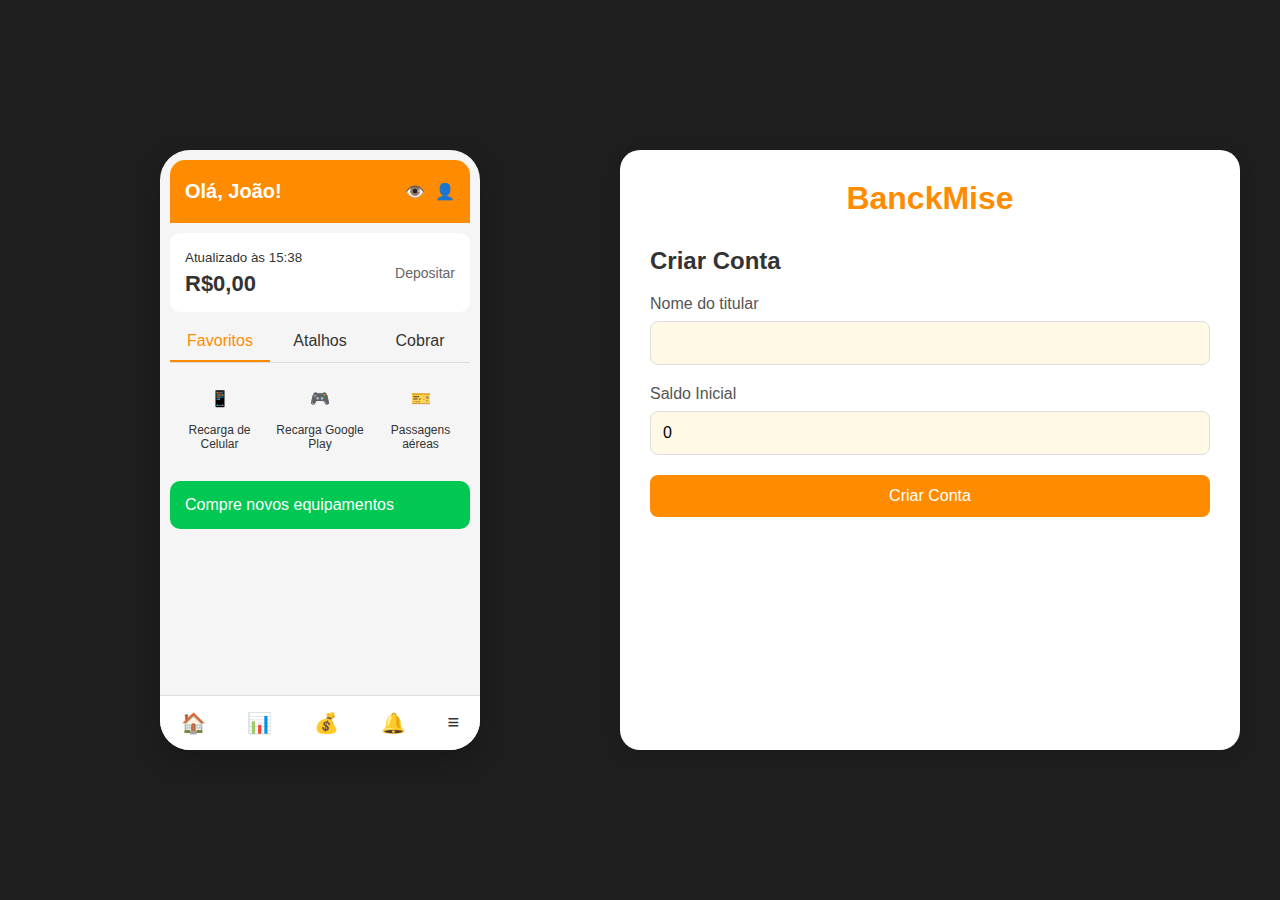
<file: banck/index.html>
<!DOCTYPE html>
<html lang="pt-BR">
<head>
    <meta charset="UTF-8">
    <meta name="viewport" content="width=device-width, initial-scale=1.0">
    <title>BanckMise</title>
    <link rel="stylesheet" href="styles.css">
</head>
<body>
    <div class="container">
        <div class="app-preview">
            <div class="phone-frame">
                <div class="app-header">
                    <div class="greeting">Olá, <span id="user-name">João</span>!</div>
                    <div class="header-icons">
                        <div class="icon">👁️</div>
                        <div class="icon">👤</div>
                    </div>
                </div>
                <div class="balance-card">
                    <div class="balance-info">
                        <small>Atualizado às 15:38</small>
                        <div class="balance-amount" id="balance-display">R$0,00</div>
                    </div>
                    <button class="deposit-btn">Depositar</button>
                </div>
                <div class="tabs">
                    <div class="tab active">Favoritos</div>
                    <div class="tab">Atalhos</div>
                    <div class="tab">Cobrar</div>
                </div>
                <div class="shortcuts">
                    <div class="shortcut-item">
                        <div class="shortcut-icon purple">📱</div>
                        <div class="shortcut-text">Recarga de Celular</div>
                    </div>
                    <div class="shortcut-item">
                        <div class="shortcut-icon purple">🎮</div>
                        <div class="shortcut-text">Recarga Google Play</div>
                    </div>
                    <div class="shortcut-item">
                        <div class="shortcut-icon purple">🎫</div>
                        <div class="shortcut-text">Passagens aéreas</div>
                    </div>
                </div>
                <div class="promo-card">
                    <div class="promo-text">Compre novos equipamentos</div>
                </div>
                <div class="nav-bar">
                    <div class="nav-item">🏠</div>
                    <div class="nav-item">📊</div>
                    <div class="nav-item active">💰</div>
                    <div class="nav-item">🔔</div>
                    <div class="nav-item">≡</div>
                </div>
            </div>
        </div>

        <div class="account-form">
            <h1>BanckMise</h1>
            
            <div id="create-account-form">
                <h2>Criar Conta</h2>
                <div class="form-group">
                    <label for="titular">Nome do titular</label>
                    <input type="text" id="titular" class="form-control">
                </div>
                <div class="form-group">
                    <label for="saldo-inicial">Saldo Inicial</label>
                    <input type="number" id="saldo-inicial" class="form-control" value="0">
                </div>
                <button id="criar-conta" class="btn">Criar Conta</button>
            </div>

            <div id="account-operations" style="display: none;">
                <h2>Operações Bancárias</h2>
                <div class="account-info">
                    <p>Titular: <span id="account-holder"></span></p>
                    <p>Saldo: R$ <span id="account-balance">0.00</span></p>
                </div>
                <div class="form-group">
                    <label for="valor">Valor</label>
                    <input type="number" id="valor" class="form-control">
                </div>
                <div class="button-group">
                    <button id="depositar" class="btn">Depositar</button>
                    <button id="sacar" class="btn">Sacar</button>
                </div>
                <div id="message" class="message"></div>
            </div>
        </div>
    </div>

    <script src="script.js"></script>
</body>
</html>
</file>
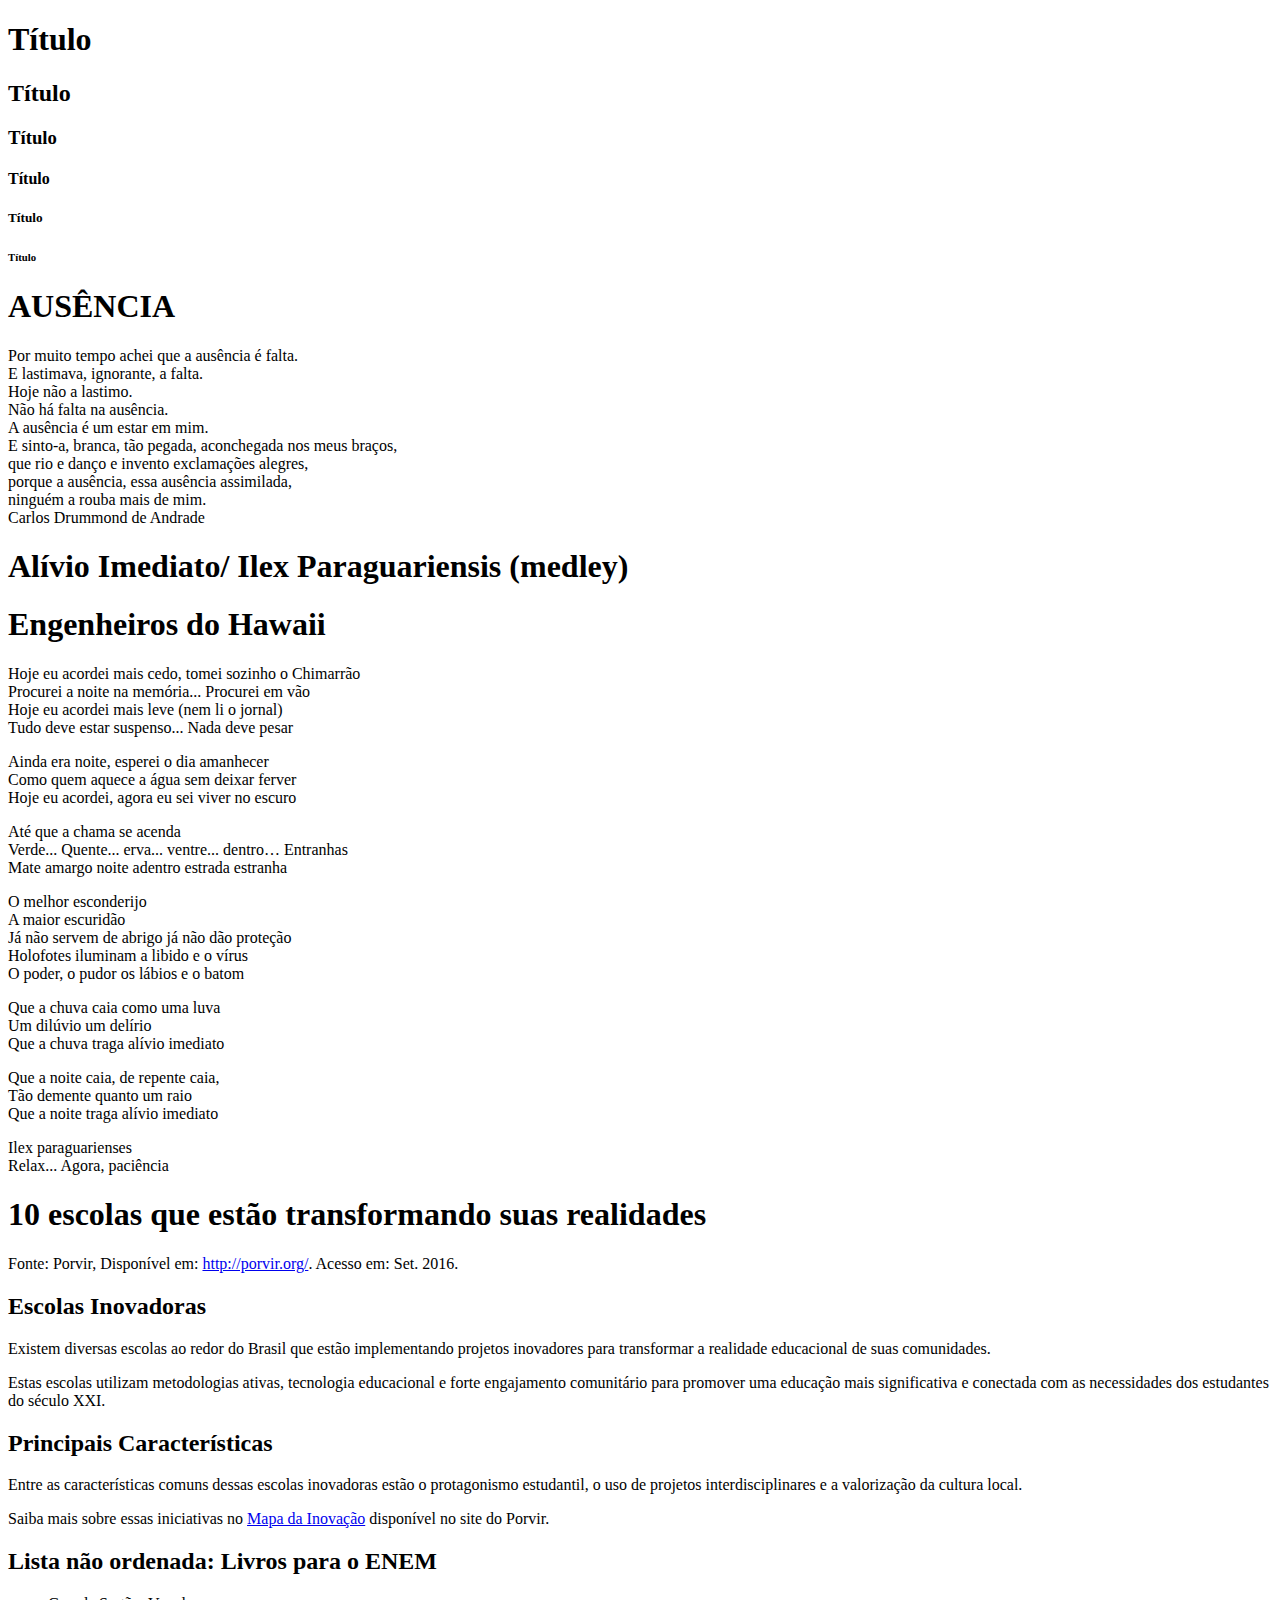
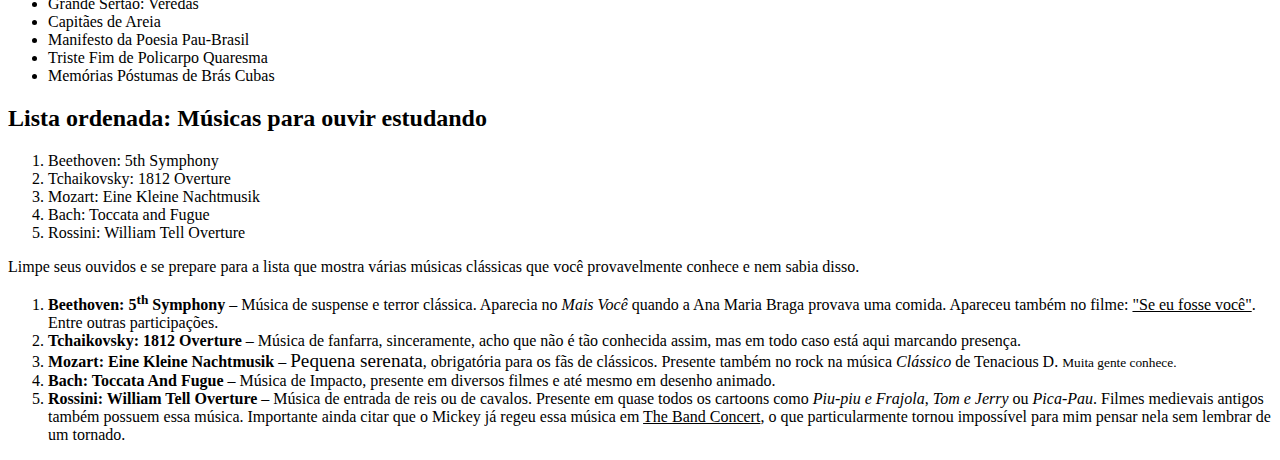
<file: lista01_html/lista02/index.html>
<!-- Exercicio 1 -->
<!DOCTYPE html>
<HTML>
<HEAD>
    <TITLE>Exercise 1</TITLE>
</HEAD>
<BODY>
    <H1>Título</H1>
    <H2>Título</H2>
    <H3>Título</H3>
    <H4>Título</H4>
    <H5>Título</H5>
    <H6>Título</H6>
</BODY>
</HTML>

<!-- Exercicio 2 -->
<!DOCTYPE html>
<html>
<head>
    <title>Exercise 2 - Poem</title>
</head>
<body>
    <H1>AUSÊNCIA</H1>
    Por muito tempo achei que a ausência é falta.<BR />
    E lastimava, ignorante, a falta.<BR />
    Hoje não a lastimo.<BR />
    Não há falta na ausência.<BR />
    A ausência é um estar em mim.<BR />
    E sinto-a, branca, tão pegada, aconchegada nos meus braços,<BR />
    que rio e danço e invento exclamações alegres,<BR />
    porque a ausência, essa ausência assimilada,<BR />
    ninguém a rouba mais de mim.<BR />
    Carlos Drummond de Andrade
</body>
</html>

<!-- Exercicio 3 -->
<!DOCTYPE html>
<html>
<head>
    <title>Exercise 3 - Song Lyrics</title>
</head>
<body>
    <H1>Alívio Imediato/ Ilex Paraguariensis (medley)</H1>
    <H1>Engenheiros do Hawaii</H1>
    <P>
    Hoje eu acordei mais cedo, tomei sozinho o Chimarrão<BR />
    Procurei a noite na memória... Procurei em vão<BR />
    Hoje eu acordei mais leve (nem li o jornal)<BR />
    Tudo deve estar suspenso... Nada deve pesar
    </P>
    <P>
    Ainda era noite, esperei o dia amanhecer<BR />
    Como quem aquece a água sem deixar ferver<BR />
    Hoje eu acordei, agora eu sei viver no escuro
    </P>
    <P>
    Até que a chama se acenda<BR />
    Verde... Quente... erva... ventre... dentro… Entranhas<BR />
    Mate amargo noite adentro estrada estranha
    </P>
    <P>
    O melhor esconderijo<BR />
    A maior escuridão<BR />
    Já não servem de abrigo já não dão proteção<BR />
    Holofotes iluminam a libido e o vírus<BR />
    O poder, o pudor os lábios e o batom
    </P>
    <P>
    Que a chuva caia como uma luva<BR />
    Um dilúvio um delírio<BR />
    Que a chuva traga alívio imediato
    </P>
    <P>
    Que a noite caia, de repente caia,<BR />
    Tão demente quanto um raio<BR />
    Que a noite traga alívio imediato
    </P>
    <P>
    Ilex paraguarienses<BR />
    Relax... Agora, paciência
    </P>
</body>
</html>

<!-- Exercicio 4 -->
<!DOCTYPE html>
<html>
<head>
    <title>Jornal da Inovação da Escola</title>
    <meta name="description" content="Página destinada a novidades e inovações na escola">
    <meta name="keywords" content="inovação, escola, novidades">
</head>
<body>
    <h1>10 escolas que estão transformando suas realidades</h1>
    <p>Fonte: Porvir, Disponível em: <a href="http://porvir.org/">http://porvir.org/</a>. Acesso em: Set. 2016.</p>
    
    <h2>Escolas Inovadoras</h2>
    <p>Existem diversas escolas ao redor do Brasil que estão implementando projetos inovadores para transformar a realidade educacional de suas comunidades.</p>
    
    <p>Estas escolas utilizam metodologias ativas, tecnologia educacional e forte engajamento comunitário para promover uma educação mais significativa e conectada com as necessidades dos estudantes do século XXI.</p>
    
    <h2>Principais Características</h2>
    <p>Entre as características comuns dessas escolas inovadoras estão o protagonismo estudantil, o uso de projetos interdisciplinares e a valorização da cultura local.</p>
    
    <p>Saiba mais sobre essas iniciativas no <a href="http://porvir.org/especiais/mapa-da-inovacao/">Mapa da Inovação</a> disponível no site do Porvir.</p>
</body>
</html>

<!-- Exercicio 5 -->
<!DOCTYPE html>
<html>
<head>
    <title>Exercise 5 - Lists</title>
</head>
<body>
    <h2>Lista não ordenada: Livros para o ENEM</h2>
    <UL>
        <LI>Grande Sertão: Veredas</LI>
        <LI>Capitães de Areia</LI>
        <LI>Manifesto da Poesia Pau-Brasil</LI>
        <LI>Triste Fim de Policarpo Quaresma</LI>
        <LI>Memórias Póstumas de Brás Cubas</LI>
    </UL>
    
    <h2>Lista ordenada: Músicas para ouvir estudando</h2>
    <OL>
        <LI>Beethoven: 5th Symphony</LI>
        <LI>Tchaikovsky: 1812 Overture</LI>
        <LI>Mozart: Eine Kleine Nachtmusik</LI>
        <LI>Bach: Toccata and Fugue</LI>
        <LI>Rossini: William Tell Overture</LI>
    </OL>
</body>
</html>

<!-- Exercicio 6 -->
<!DOCTYPE html>
<html>
<head>
    <title>Exercise 6 - Text Formatting</title>
</head>
<body>
    <p>Limpe seus ouvidos e se prepare para a lista que mostra várias músicas clássicas que você provavelmente conhece e nem sabia disso.</p>
    
    <ol>
        <li><b>Beethoven: 5<sup>th</sup> Symphony</b> – Música de suspense e terror clássica. Aparecia no <i>Mais Você</i> quando a Ana Maria Braga provava uma comida. Apareceu também no filme: <u>"Se eu fosse você"</u>. Entre outras participações.</li>
        
        <li><b>Tchaikovsky: 1812 Overture</b> – Música de fanfarra, sinceramente, acho que não é tão conhecida assim, mas em todo caso está aqui marcando presença.</li>
        
        <li><b>Mozart: Eine Kleine Nachtmusik</b> – <big>Pequena serenata</big>, obrigatória para os fãs de clássicos. Presente também no rock na música <i>Clássico</i> de Tenacious D. <small>Muita gente conhece.</small></li>
        
        <li><b>Bach: Toccata And Fugue</b> – Música de Impacto, presente em diversos filmes e até mesmo em desenho animado.</li>
        
        <li><b>Rossini: William Tell Overture</b> – Música de entrada de reis ou de cavalos. Presente em quase todos os cartoons como <i>Piu-piu e Frajola</i>, <i>Tom e Jerry</i> ou <i>Pica-Pau</i>. Filmes medievais antigos também possuem essa música. Importante ainda citar que o Mickey já regeu essa música em <u>The Band Concert</u>, o que particularmente tornou impossível para mim pensar nela sem lembrar de um tornado.</li>
    </ol>
</body>
</html>
</file>
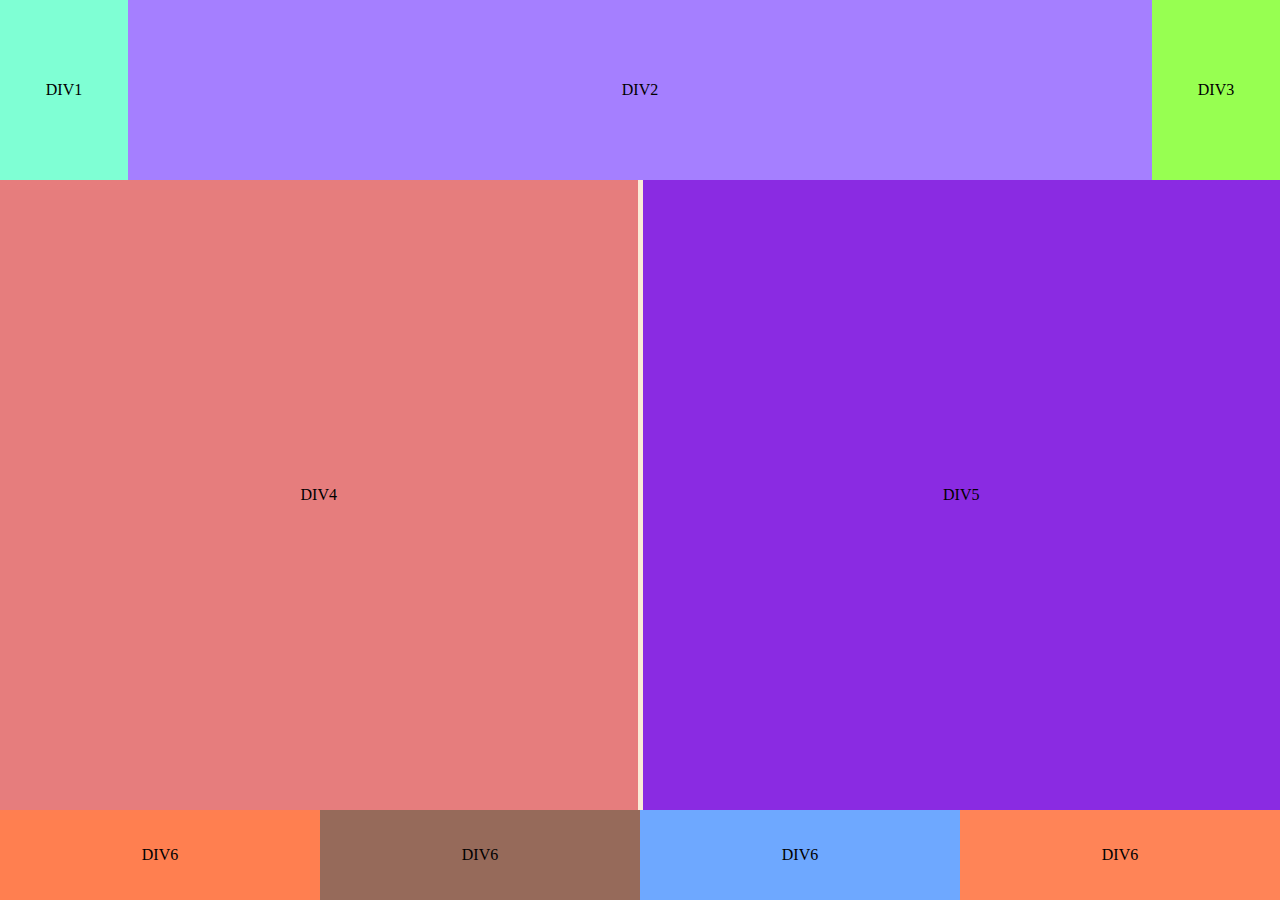
<file: psw_antigo/aula-12-11/index.html>
<!DOCTYPE html>
<html lang="en">
<head>
    <meta charset="UTF-8">
    <meta name="viewport" content="width=device-width, initial-scale=1.0">
    <title>psw-12-11</title>
    <link rel="stylesheet" href="style.css">
</head>
<body>
    <div class="titulo">
        <div id="div1">DIV1</div>
        <div id="div2">DIV2</div>
        <div id="div3">DIV3</div>
    </div>
    <div class="meio">
        <div id="div4">DIV4</div>
        <div id="div5">DIV5</div>
    </div>
    <div class="rodape">
        <div id="div6">DIV6</div>
        <div id="div7">DIV6</div>
        <div id="div8">DIV6</div>
        <div id="div9">DIV6</div>

    </div>
</body>
</html>
</file>
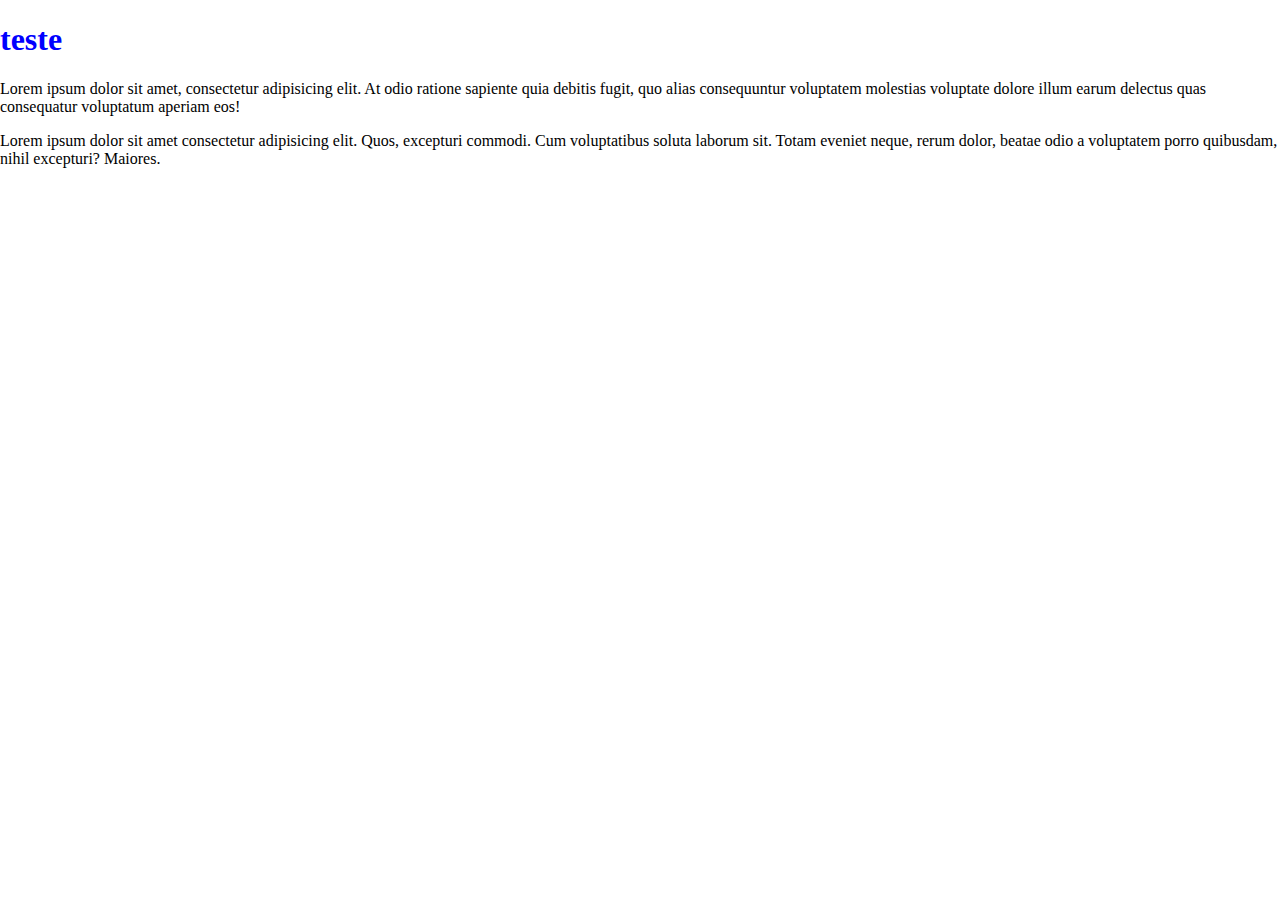
<file: psw_antigo/aula-29-10/index.html>
<!DOCTYPE html>
<html lang="en">
<head>
    <meta charset="UTF-8">
    <meta name="viewport" content="width=device-width, initial-scale=1.0">
    <link rel="stylesheet" href="style.css">
    <title>Document</title>

</head>
<body>
    <h1>teste</h1>
    <p>Lorem ipsum dolor sit amet, consectetur adipisicing elit. At odio ratione sapiente quia debitis fugit, quo alias consequuntur voluptatem molestias voluptate dolore illum earum delectus quas consequatur voluptatum aperiam eos!</p>
    <p>Lorem ipsum dolor sit amet consectetur adipisicing elit. Quos, excepturi commodi. Cum voluptatibus soluta laborum sit. Totam eveniet neque, rerum dolor, beatae odio a voluptatem porro quibusdam, nihil excepturi? Maiores.</p>
</body>
</html>
</file>
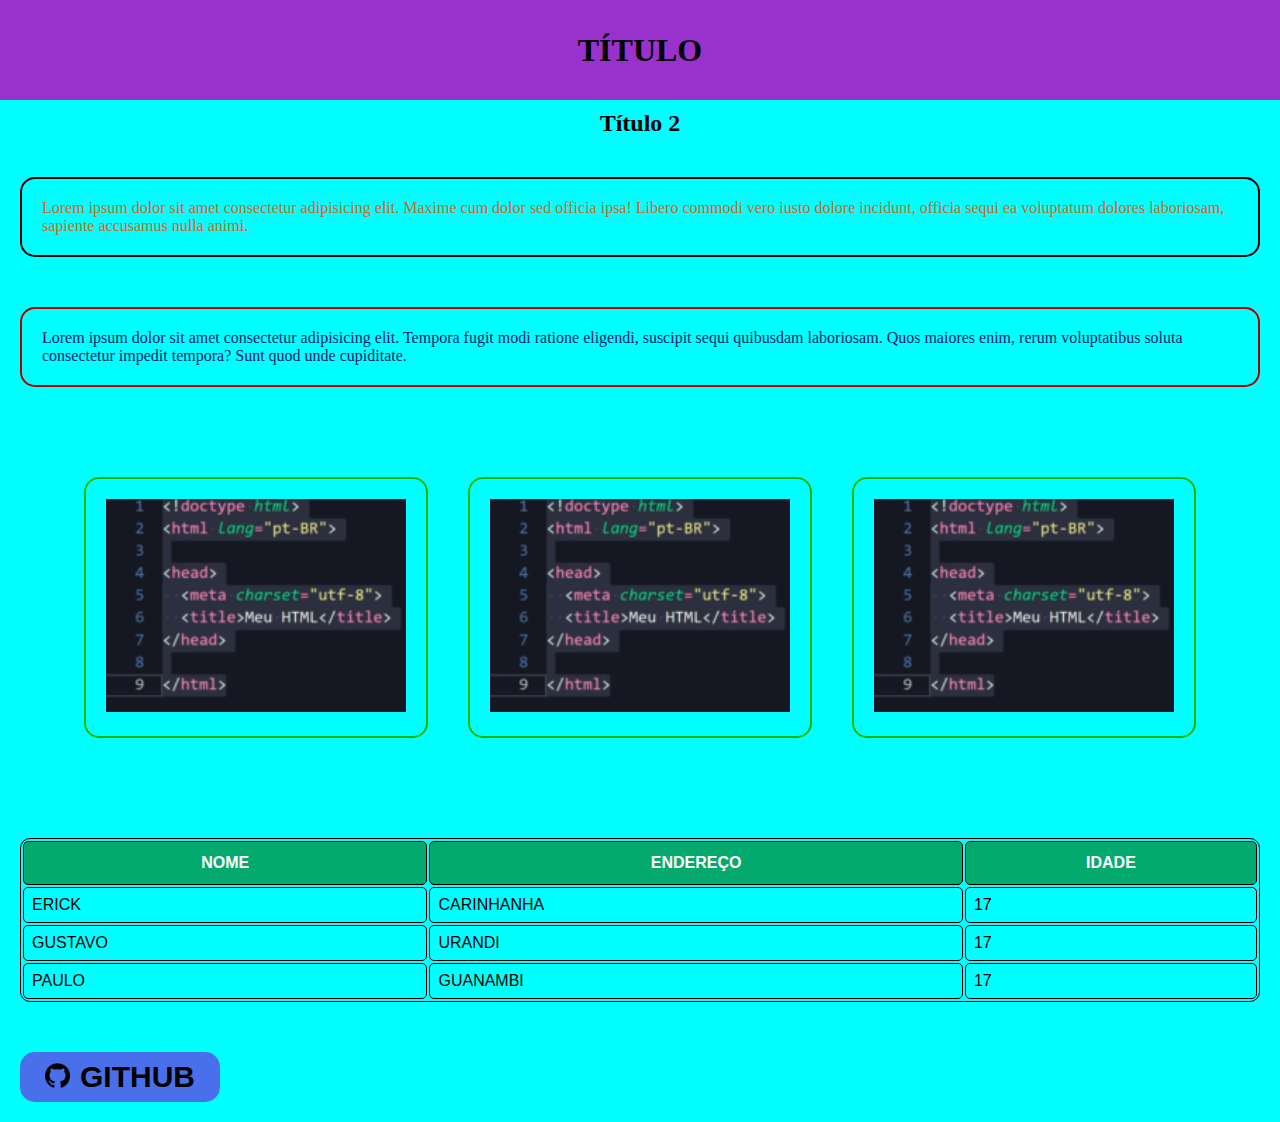
<file: psw_antigo/aula-30-10/index.html>
<!DOCTYPE html>
<html lang="en">
<head>
    <meta charset="UTF-8">
    <meta name="viewport" content="width=device-width, initial-scale=1.0">
    <link rel="stylesheet" href="style.css">
    <title>Titulo</title>
</head>
<body>
    <header>
        <H1>TÍTULO</H1>
    </header>
    <main>
        <h2>Título 2</h2>
        <div class="content-1">Lorem ipsum dolor sit amet consectetur adipisicing elit. Maxime cum dolor sed officia ipsa! Libero commodi vero iusto dolore incidunt, officia sequi ea voluptatum dolores laboriosam, sapiente accusamus nulla animi.</div>
        <div class="content-2">Lorem ipsum dolor sit amet consectetur adipisicing elit. Tempora fugit modi ratione eligendi, suscipit sequi quibusdam laboriosam. Quos maiores enim, rerum voluptatibus soluta consectetur impedit tempora? Sunt quod unde cupiditate.</div>
        
        <div class="conteiner">
            <div class="card-1">
                <img src="img/Captura de tela 2023-09-26 192522.png" alt="imagem" srcset="">
            </div>
            <div class="card-2">
                <img src="img/Captura de tela 2023-09-26 192522.png" alt="imagem" srcset="">
            </div>
            <div class="card-3">
                <img src="img/Captura de tela 2023-09-26 192522.png" alt="imagem" srcset="">
            </div>
 
        </div>


    <table>
        <table id="customers">
            <tr>
              <th>NOME</th>
              <th>ENDEREÇO</th>
              <th>IDADE</th>
            </tr>
            <tr>
              <td>ERICK</td>
              <td>CARINHANHA</td>
              <td>17</td>
            </tr>
            <tr>
              <td>GUSTAVO</td>
              <td>URANDI</td>
              <td>17</td>
            </tr>
            <tr>
              <td>PAULO</td>
              <td>GUANAMBI</td>
              <td>17</td>
            </tr>
    </table>

    <button type="button">
        <span>
            <img src="img/25231.png" alt="">
        </span>
        <a href="https://github.com/ErickGuxta/psw1">GITHUB</a>
    </button>

    </main>

    


</body>
</html>
</file>
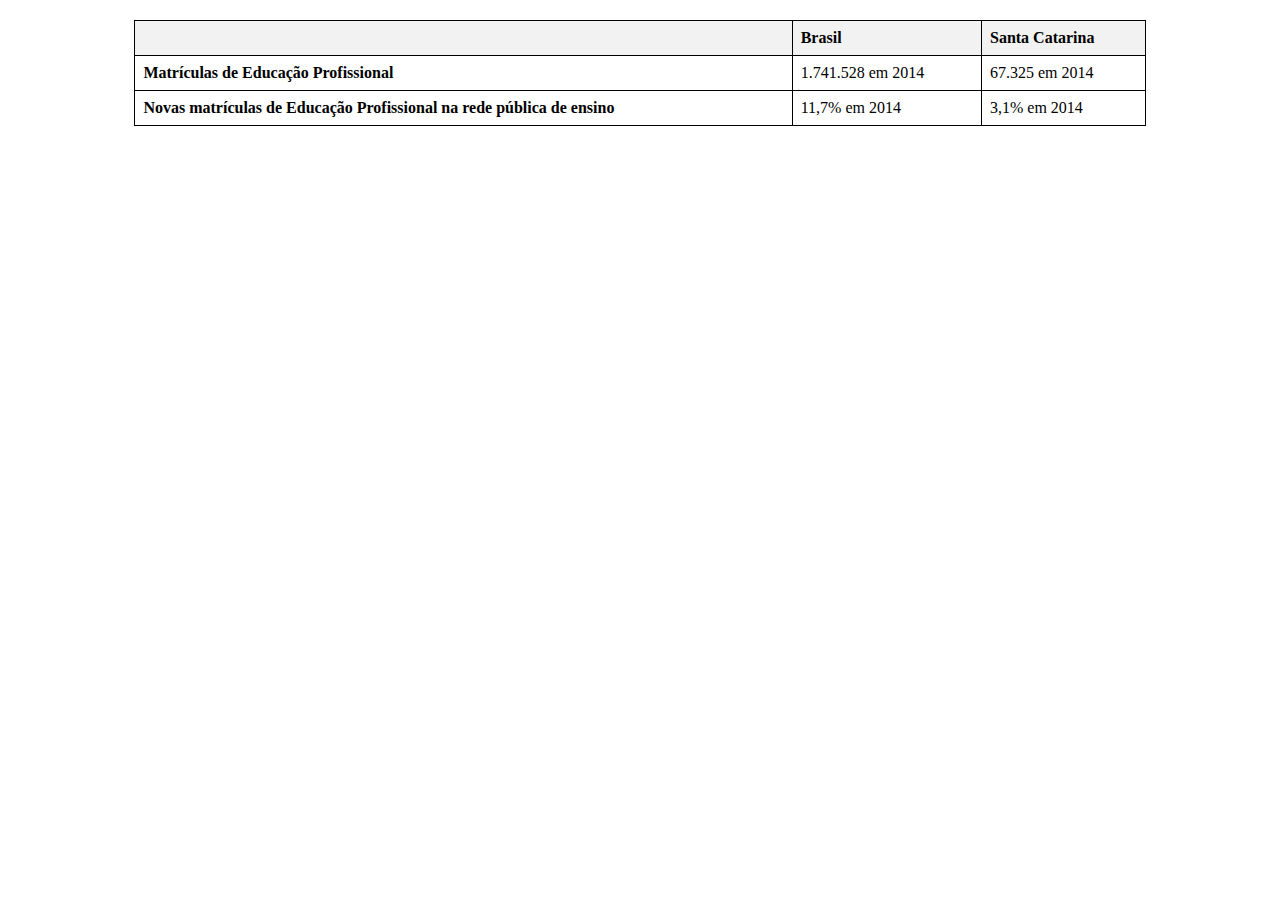
<file: lista01_html/lista03/questao01.html>
<!DOCTYPE html>
<html lang="pt-br">
<head>
    <meta charset="UTF-8">
    <title>Exercício 1 - Tabela Educação Profissional</title>
    <style>
        table {
            border-collapse: collapse;
            width: 80%;
            margin: 20px auto;
        }
        
        th, td {
            border: 1px solid black;
            padding: 8px;
            text-align: left;
        }
        
        th {
            background-color: #f2f2f2;
            font-weight: bold;
        }
        
        p {
            margin: 20px;
            font-size: 14px;
        }
        
        a {
            text-decoration: none;
            color: blue;
        }
        
        a:hover {
            text-decoration: underline;
        }
    </style>
</head>
<body>
    <table>
        <tr>
            <th></th>
            <th>Brasil</th>
            <th>Santa Catarina</th>
        </tr>
        <tr>
            <td><strong>Matrículas de Educação Profissional</strong></td>
            <td>1.741.528 em 2014</td>
            <td>67.325 em 2014</td>
        </tr>
        <tr>
            <td><strong>Novas matrículas de Educação Profissional na rede pública de ensino</strong></td>
            <td>11,7% em 2014</td>
            <td>3,1% em 2014</td>
        </tr>
    </table>
   
</body>
</html>
</file>
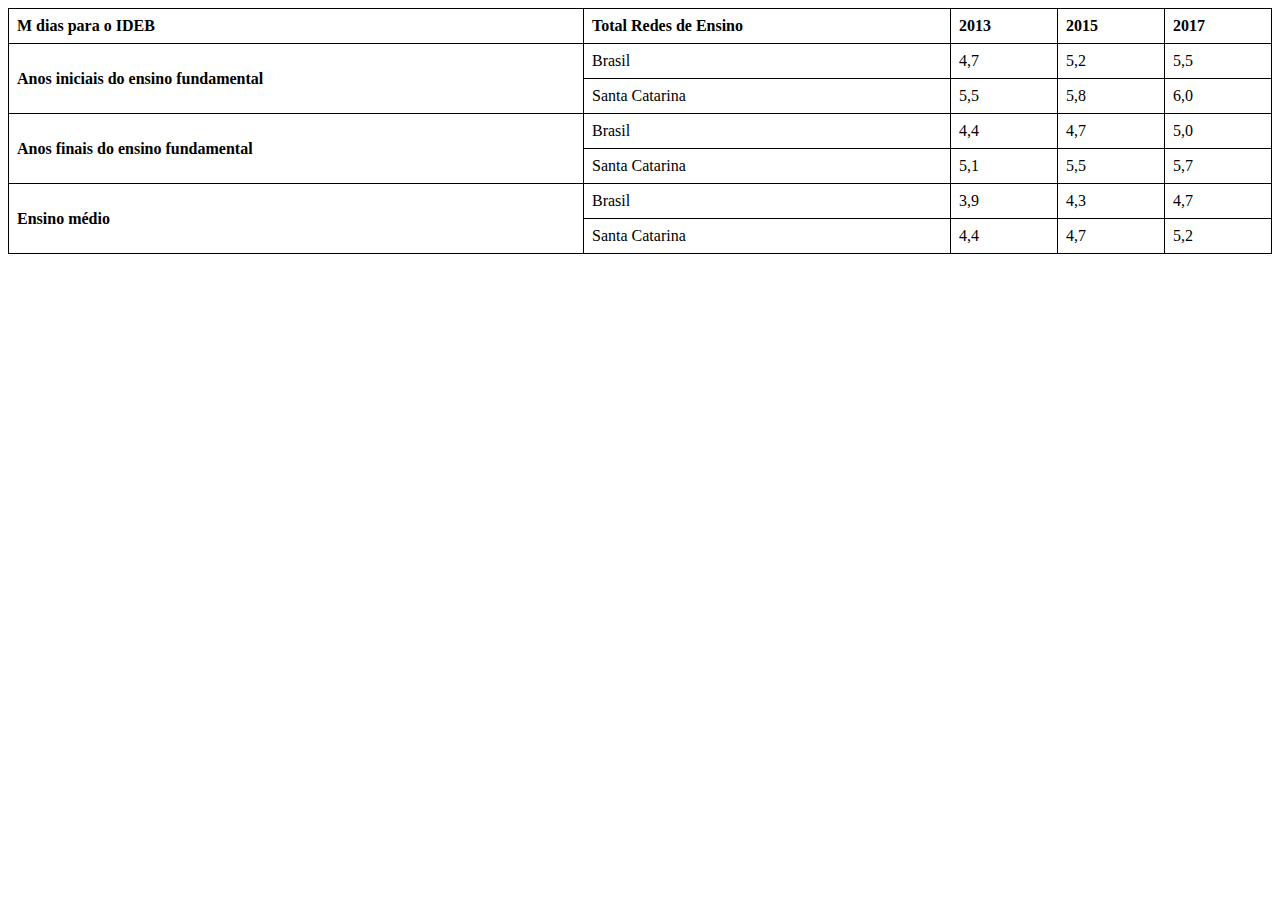
<file: lista01_html/lista03/questao02.html>
<!DOCTYPE html>
<html>
<head>
  <style>
    table {
      border-collapse: collapse;
      width: 100%;
    }
    
    th, td {
      border: 1px solid black;
      padding: 8px;
      text-align: left;
    }
  </style>
</head>
<body>
  <table>
    <tr>
      <th>M dias para o IDEB</th>
      <th>Total Redes de Ensino</th>
      <th>2013</th>
      <th>2015</th>
      <th>2017</th>
    </tr>
    <tr>
      <td rowspan="2"><strong>Anos iniciais do ensino fundamental</strong></td>
      <td>Brasil</td>
      <td>4,7</td>
      <td>5,2</td>
      <td>5,5</td>
    </tr>
    <tr>
      <td>Santa Catarina</td>
      <td>5,5</td>
      <td>5,8</td>
      <td>6,0</td>
    </tr>
    <tr>
      <td rowspan="2"><strong>Anos finais do ensino fundamental</strong></td>
      <td>Brasil</td>
      <td>4,4</td>
      <td>4,7</td>
      <td>5,0</td>
    </tr>
    <tr>
      <td>Santa Catarina</td>
      <td>5,1</td>
      <td>5,5</td>
      <td>5,7</td>
    </tr>
    <tr>
      <td rowspan="2"><strong>Ensino médio</strong></td>
      <td>Brasil</td>
      <td>3,9</td>
      <td>4,3</td>
      <td>4,7</td>
    </tr>
    <tr>
      <td>Santa Catarina</td>
      <td>4,4</td>
      <td>4,7</td>
      <td>5,2</td>
    </tr>
  </table>
</body>
</html>
</file>
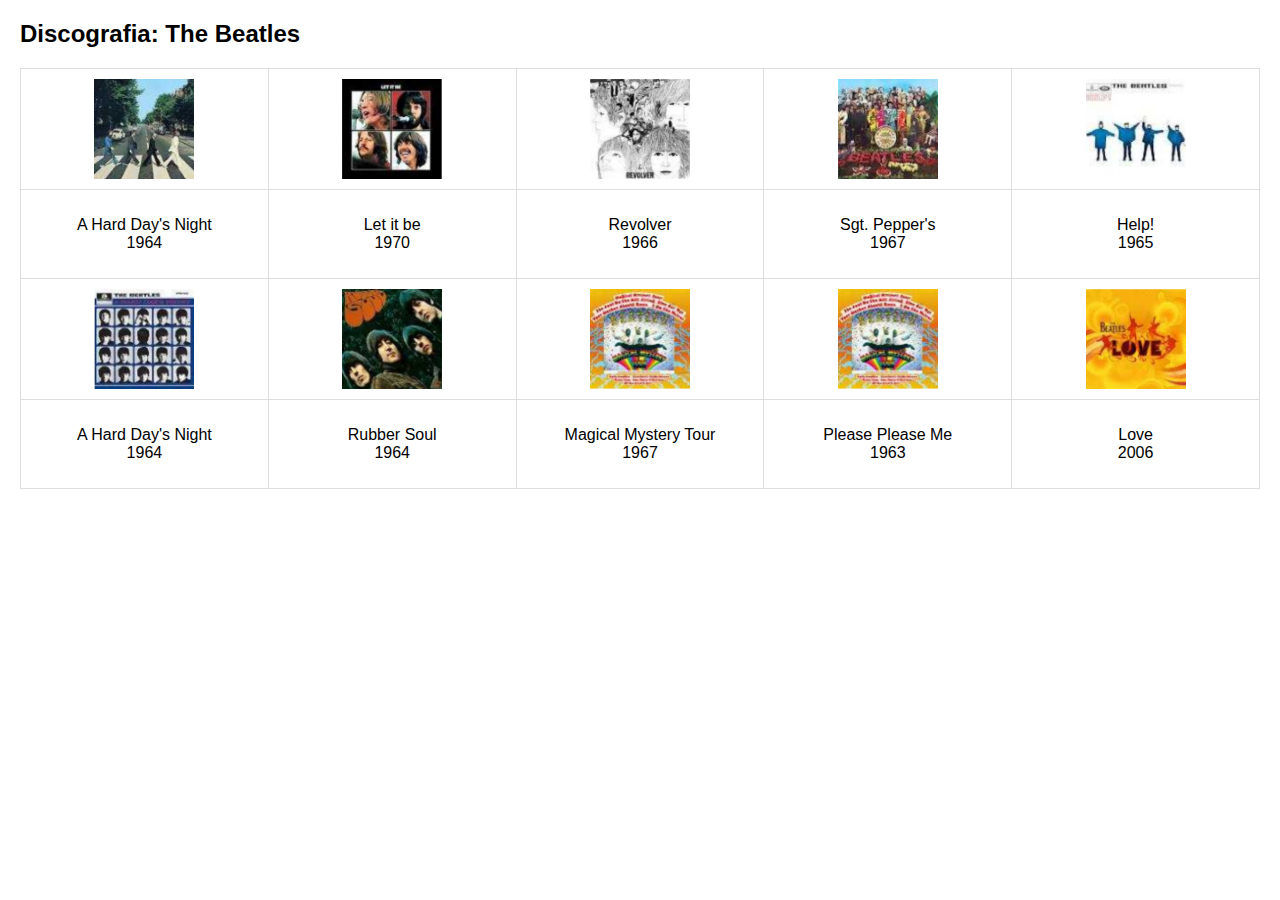
<file: lista01_html/lista03/questao03.html>
<!DOCTYPE html>
<html lang="pt">
<head>
    <meta charset="UTF-8">
    <meta name="viewport" content="width=device-width, initial-scale=1.0">
    <title>Discografia The Beatles</title>
    <style>
        body {
            font-family: Arial, sans-serif;
            text-align: center;
            margin: 20px;
        }
        h2 {
            text-align: left;
        }
        table {
            width: 100%;
            border-collapse: collapse;
            margin-top: 10px;
        }
        td {
            width: 20%;
            border: 1px solid #ddd;
            padding: 10px;
            text-align: center;
            vertical-align: top;
        }
        img {
            width: 100px;
            height: 100px;
            object-fit: cover;
            display: block;
            margin: 0 auto;
        }
    </style>
</head>
<body>

    <h2>Discografia: The Beatles</h2>
    
    <table>
        <tr>
            <td>
                <img src="img/01.jpg" alt="Abbey Road">
            </td>
            <td>
                <img src="img/02.jpg" alt="Let it be">
            </td>
            <td>
                <img src="img/03.jpg" alt="Revolver">
            </td>
            <td>
                <img src="img/04.jpg" alt="Sgt. Pepper">
            </td>
            <td>
                <img src="img/05.jpg" alt="Help!">
            </td>
        </tr>
        <tr>
            <td>
                <p>A Hard Day's Night<br>1964</p>
            </td>
            <td>
                <p>Let it be<br>1970</p>
            </td>
            <td>
                <p>Revolver<br>1966</p>
            </td>
            <td>
                <p>Sgt. Pepper's<br>1967</p>
            </td>
            <td>
                <p>Help!<br>1965</p>
            </td>
        </tr>
        <tr>
            <td>
                <img src="img/06.jpg" alt="A Hard Day's Night">
            </td>
            <td>
                <img src="img/07.jpg" alt="Rubber Soul">
                
            </td>
            <td>
                <img src="img/08.jpg" alt="Magical Mystery Tour">
                
            </td>
            <td>
                <img src="img/08.jpg" alt="Please Please Me">
                
            </td>
            <td>
                <img src="img/10.jpg" alt="Love">
                
            </td>
        </tr>
        <tr>
            <td><p>A Hard Day's Night<br>1964</p></td>
            <td><p>Rubber Soul<br>1964</p></td>
            <td><p>Magical Mystery Tour<br>1967</p></p></td>
            <td><p>Please Please Me<br>1963</p></td>
            <td><p>Love<br>2006</p></td>
        </tr>
    </table>

</body>
</html>
</file>
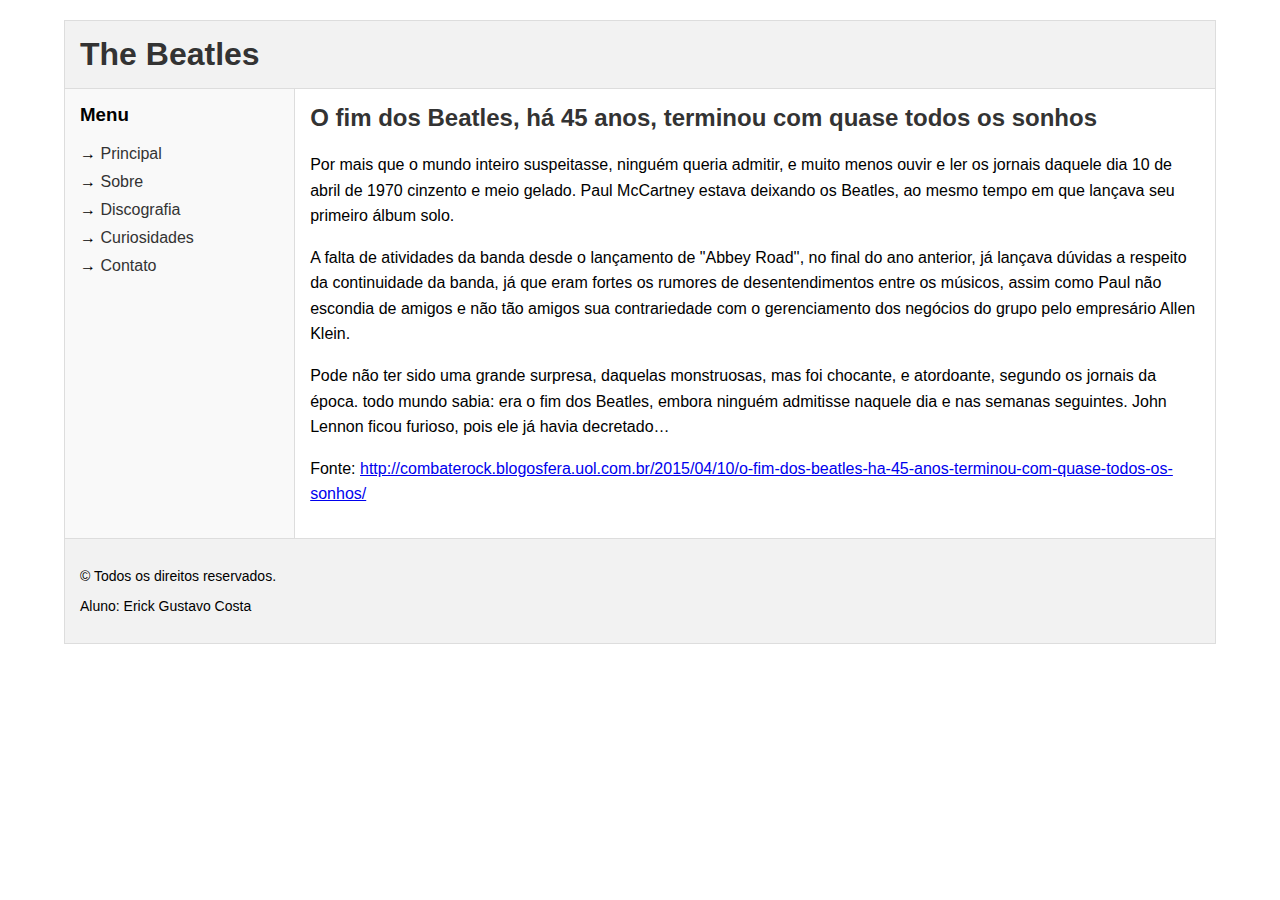
<file: lista01_html/lista03/questao04.html>
<!DOCTYPE html>
<html lang="pt-br">
<head>
    <meta charset="UTF-8">
    <title>Exercício 4 - Layout com Tabela</title>
    <style>
        body {
            font-family: Arial, sans-serif;
            margin: 0;
            padding: 0;
        }
        
        table {
            width: 90%;
            margin: 20px auto;
            border-collapse: collapse;
            border: 1px solid #ddd;
        }
        
        td {
            border: 1px solid #ddd;
            padding: 15px;
            vertical-align: top;
        }
        
        h1 {
            margin: 0;
            color: #333;
        }
        
        h2 {
            margin-top: 0;
            color: #333;
        }
        
        h3 {
            margin-top: 0;
        }
        
        .menu p {
            margin: 10px 0;
        }
        
        .menu a {
            text-decoration: none;
            color: #333;
        }
        
        .menu a:hover {
            color: #0066cc;
        }
        
        .header {
            background-color: #f2f2f2;
        }
        
        .menu {
            width: 20%;
            background-color: #f9f9f9;
        }
        
        .content p {
            line-height: 1.6;
        }
        
        .footer {
            background-color: #f2f2f2;
            font-size: 14px;
        }
    </style>
</head>
<body>
    <table>
        <tr>
            <td colspan="2" class="header">
                <h1>The Beatles</h1>
            </td>
        </tr>
        <tr>
            <td class="menu">
                <h3>Menu</h3>
                <p>→ <a href="#">Principal</a></p>
                <p>→ <a href="#">Sobre</a></p>
                <p>→ <a href="#">Discografia</a></p>
                <p>→ <a href="#">Curiosidades</a></p>
                <p>→ <a href="#">Contato</a></p>
            </td>
            <td class="content">
                <h2>O fim dos Beatles, há 45 anos, terminou com quase todos os sonhos</h2>
                <p>Por mais que o mundo inteiro suspeitasse, ninguém queria admitir, e muito menos ouvir e ler os jornais daquele dia 10 de abril de 1970 cinzento e meio gelado. Paul McCartney estava deixando os Beatles, ao mesmo tempo em que lançava seu primeiro álbum solo.</p>
                <p>A falta de atividades da banda desde o lançamento de "Abbey Road'', no final do ano anterior, já lançava dúvidas a respeito da continuidade da banda, já que eram fortes os rumores de desentendimentos entre os músicos, assim como Paul não escondia de amigos e não tão amigos sua contrariedade com o gerenciamento dos negócios do grupo pelo empresário Allen Klein.</p>
                <p>Pode não ter sido uma grande surpresa, daquelas monstruosas, mas foi chocante, e atordoante, segundo os jornais da época. todo mundo sabia: era o fim dos Beatles, embora ninguém admitisse naquele dia e nas semanas seguintes. John Lennon ficou furioso, pois ele já havia decretado…</p>
                <p>Fonte: <a href="http://combaterock.blogosfera.uol.com.br/2015/04/10/o-fim-dos-beatles-ha-45-anos-terminou-com-quase-todos-os-sonhos/">http://combaterock.blogosfera.uol.com.br/2015/04/10/o-fim-dos-beatles-ha-45-anos-terminou-com-quase-todos-os-sonhos/</a></p>
            </td>
        </tr>
        <tr>
            <td colspan="2" class="footer">
                <p>&copy; Todos os direitos reservados.</p>
                <p>Aluno: Erick Gustavo Costa</p>
            </td>
        </tr>
    </table>
</body>
</html>
</file>
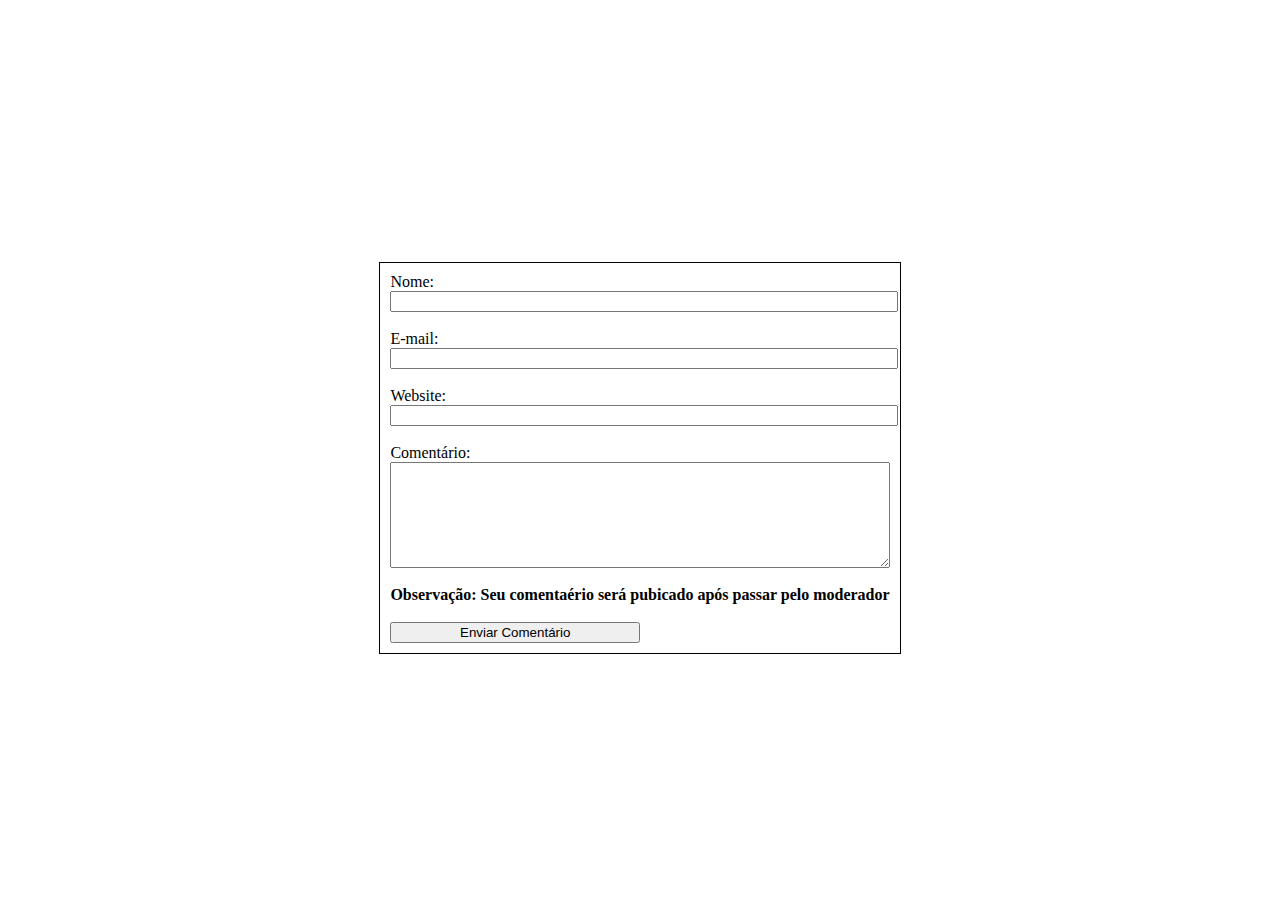
<file: lista01_html/lista07/questao01.html>
<!-- Questão 01 - Formulário de Comentários em Blog -->
<!-- Arquivo: questao01.html -->
<!DOCTYPE html>
<html lang="pt-br">
<head>
    <meta charset="UTF-8">
    <meta name="viewport" content="width=device-width, initial-scale=1.0">
    <title>Comentários</title>

    <style>
        body{
            height: 100vh;
            display: flex;
            justify-content: center;
            align-items: center;
        }

        form{
            border: 1px solid black;
            padding: 10px;
            display: flex;
            flex-direction: column;
        }

        form input{
            width: 100%;
        }
        form textarea{
            height: 100px;
        }

        form button{
            width: 50%;
        }


    </style>
</head>
<body>
    <form action="#" method="post">
        <label for="nome">Nome:</label>
        <input type="text" id="nome" name="nome" required>
        <br>
        <label for="email">E-mail:</label>
        <input type="email" id="email" name="email" required>
        <br>
        <label for="website">Website:</label>
        <input type="url" id="website" name="website" required>
        <br>
        <label for="comentario">Comentário:</label>
        <textarea id="comentario" name="comentario" required></textarea>
        <br>
        <span><strong>Observação: Seu comentaério será pubicado após passar pelo moderador</strong></span>
        <br>
        <button type="submit">Enviar Comentário</button>
    </form>
</body>
</html>
</file>
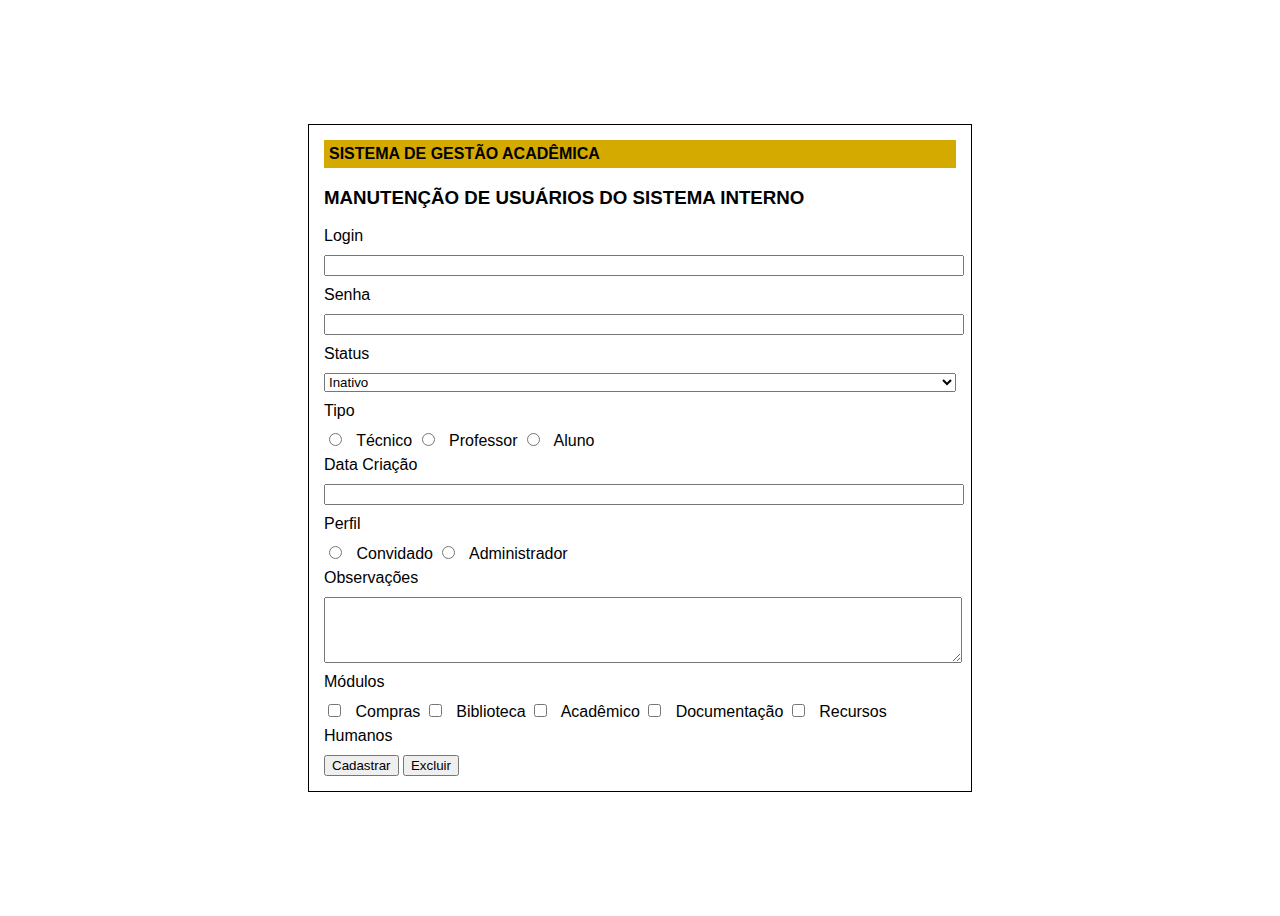
<file: lista01_html/lista07/questao02.html>
<!DOCTYPE html>
<html lang="pt-br">
<head>
    <meta charset="UTF-8">
    <meta name="viewport" content="width=device-width, initial-scale=1.0">
    <title>Sistema de Gestão Acadêmica</title>
    <style>
        body {
            height: 100vh;
            display: flex;
            justify-content: center;
            align-items: center;
            font-family: Arial, sans-serif;
        }
        .container {
            width: 50%;
            border: 1px solid #000;
            padding: 15px;
        }
        .header {
            background-color: #d4aa00;
            color: black;
            font-weight: bold;
            padding: 5px;
        }
        label, input, select, textarea {
            display: block;
            margin-bottom: 10px;
        }
        input[type="text"], input[type="password"], select, textarea {
            width: 100%;
        }
        .inline {
            display: inline;
            margin-right: 10px;
        }
        .buttons {
            margin-top: 10px;
        }
    </style>
</head>
<body>
    <div class="container">
        <div class="header">SISTEMA DE GESTÃO ACADÊMICA</div>
        <h3>MANUTENÇÃO DE USUÁRIOS DO SISTEMA INTERNO</h3>
        <form>
            <label>Login</label>
            <input type="text">
            
            <label>Senha</label>
            <input type="password">
            
            <label>Status</label>
            <select>
                <option>Inativo</option>
                <option>Ativo</option>
            </select>
            
            <label>Tipo</label>
            <input type="radio" name="tipo" class="inline"> Técnico
            <input type="radio" name="tipo" class="inline"> Professor
            <input type="radio" name="tipo" class="inline"> Aluno
            
            <label>Data Criação</label>
            <input type="text">
            
            <label>Perfil</label>
            <input type="radio" name="perfil" class="inline"> Convidado
            <input type="radio" name="perfil" class="inline"> Administrador
            
            <label>Observações</label>
            <textarea rows="4"></textarea>
            
            <label>Módulos</label>
            <input type="checkbox" class="inline"> Compras
            <input type="checkbox" class="inline"> Biblioteca
            <input type="checkbox" class="inline"> Acadêmico
            <input type="checkbox" class="inline"> Documentação
            <input type="checkbox" class="inline"> Recursos Humanos
            
            <div class="buttons">
                <button type="submit">Cadastrar</button>
                <button type="reset">Excluir</button>
            </div>
        </form>
    </div>
</body>
</html>
</file>
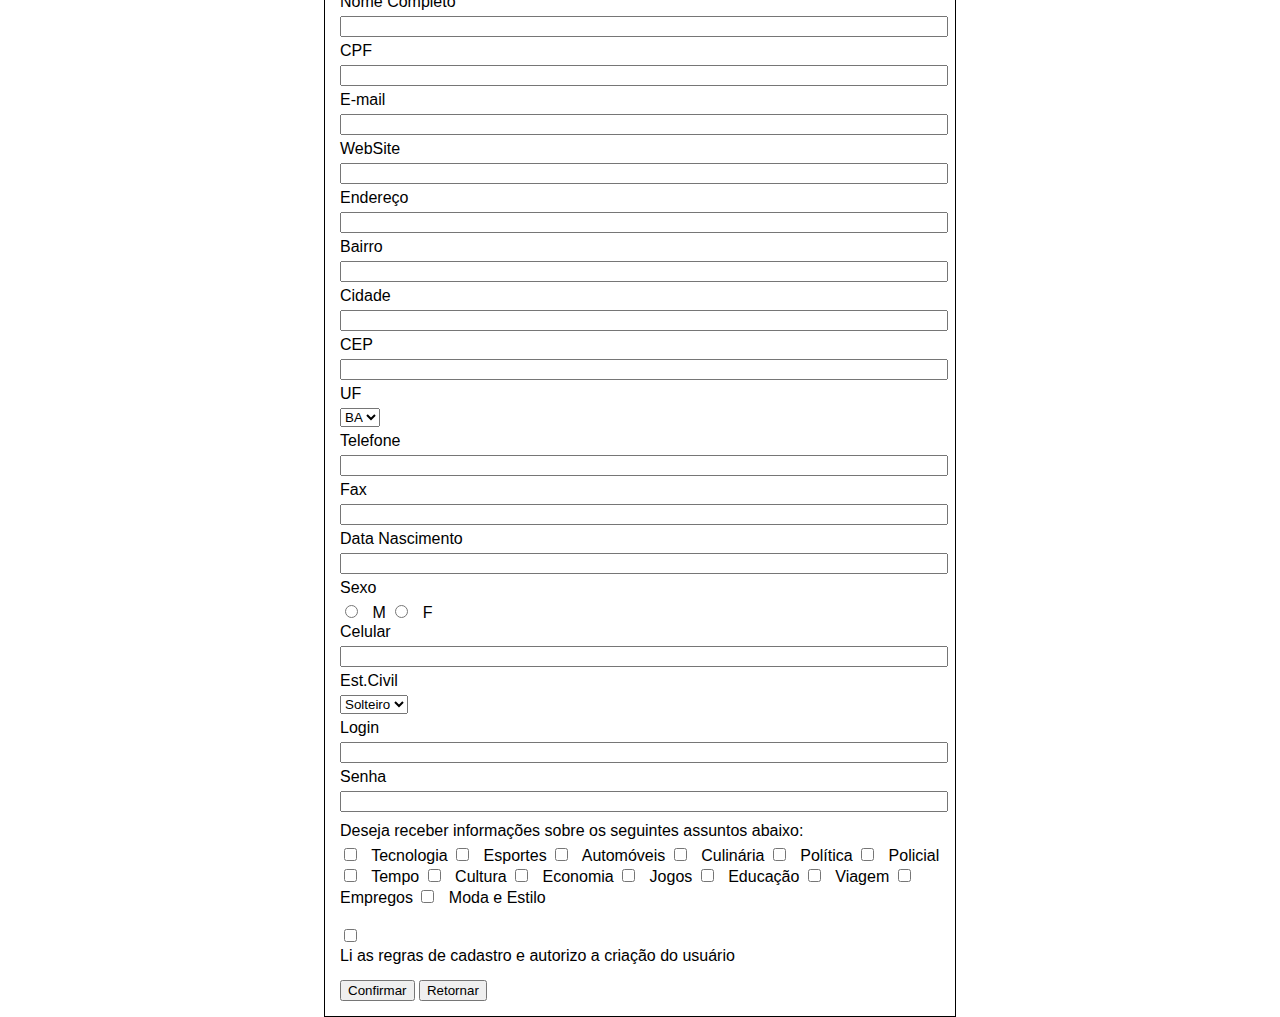
<file: lista01_html/lista07/questao04.html>
<!DOCTYPE html>
<html lang="pt-br">
<head>
    <meta charset="UTF-8">
    <meta name="viewport" content="width=device-width, initial-scale=1.0">
    <title>Cadastro de Associado</title>
    <style>
        body {
            height: 100vh;
            display: flex;
            justify-content: center;
            align-items: center;
            font-family: Arial, sans-serif;
        }
        .container {
            width: 600px;
            border: 1px solid black;
            padding: 15px;
        }
        .header {
            background-color: navy;
            color: white;
            font-weight: bold;
            padding: 5px;
        }
        .sub-header {
            background-color: lightblue;
            color: black;
            font-weight: bold;
            padding: 5px;
        }
        label, input, select {
            display: block;
            margin-bottom: 5px;
        }
        input[type="text"], input[type="email"], input[type="password"] {
            width: 100%;
        }
        .inline {
            display: inline;
            margin-right: 10px;
        }
        .checkbox-container {
            margin-top: 10px;
        }
        .buttons {
            margin-top: 15px;
        }
    </style>
</head>
<body>
    <div class="container">
        <div class="sub-header">Não é associado? Faça seu cadastro</div>
        <form>
            <label>Nome</label>
            <input type="text">
            <label>Nome Completo</label>
            <input type="text">
            <label>CPF</label>
            <input type="text">
            <label>E-mail</label>
            <input type="email">
            <label>WebSite</label>
            <input type="text">
            <label>Endereço</label>
            <input type="text">
            <label>Bairro</label>
            <input type="text">
            <label>Cidade</label>
            <input type="text">
            <label>CEP</label>
            <input type="text">
            <label>UF</label>
            <select>
                <option>BA</option>
            </select>
            <label>Telefone</label>
            <input type="text">
            <label>Fax</label>
            <input type="text">
            <label>Data Nascimento</label>
            <input type="text">
            <label>Sexo</label>
            <input type="radio" name="sexo" class="inline"> M
            <input type="radio" name="sexo" class="inline"> F
            <label>Celular</label>
            <input type="text">
            <label>Est.Civil</label>
            <select>
                <option>Solteiro</option>
            </select>
            <label>Login</label>
            <input type="text">
            <label>Senha</label>
            <input type="password">
            
            <div class="checkbox-container">
                <label>Deseja receber informações sobre os seguintes assuntos abaixo:</label>
                <input type="checkbox" class="inline"> Tecnologia
                <input type="checkbox" class="inline"> Esportes
                <input type="checkbox" class="inline"> Automóveis
                <input type="checkbox" class="inline"> Culinária
                <input type="checkbox" class="inline"> Política
                <input type="checkbox" class="inline"> Policial
                <input type="checkbox" class="inline"> Tempo
                <input type="checkbox" class="inline"> Cultura
                <input type="checkbox" class="inline"> Economia
                <input type="checkbox" class="inline"> Jogos
                <input type="checkbox" class="inline"> Educação
                <input type="checkbox" class="inline"> Viagem
                <input type="checkbox" class="inline"> Empregos
                <input type="checkbox" class="inline"> Moda e Estilo
            </div>
            <br>
            <input type="checkbox"> Li as regras de cadastro e autorizo a criação do usuário
            
            <div class="buttons">
                <button type="submit">Confirmar</button>
                <button type="reset">Retornar</button>
            </div>
        </form>
    </div>
</body>
</html>
</file>
<file: banck/styles.css>
* {
    margin: 0;
    padding: 0;
    box-sizing: border-box;
    font-family: Arial, sans-serif;
  }
  
  body {
    background-color: #1e1e1e;
    color: #333;
    display: flex;
    justify-content: center;
    align-items: center;
    min-height: 100vh;
  }
  
  .container {
    display: flex;
    max-width: 1200px;
    width: 100%;
    gap: 20px;
  }
  
  /* App Preview Styles */
  .app-preview {
    flex: 1;
    display: flex;
    justify-content: center;
    align-items: center;
  }
  
  .phone-frame {
    width: 320px;
    height: 600px;
    background-color: #f5f5f5;
    border-radius: 30px;
    overflow: hidden;
    position: relative;
    box-shadow: 0 10px 25px rgba(0, 0, 0, 0.2);
    padding: 10px;
  }
  
  .app-header {
    background-color: #ff8c00;
    color: white;
    padding: 20px 15px;
    display: flex;
    justify-content: space-between;
    align-items: center;
    border-radius: 15px 15px 0 0;
  }
  
  .greeting {
    font-size: 20px;
    font-weight: bold;
  }
  
  .header-icons {
    display: flex;
    gap: 10px;
  }
  
  .balance-card {
    background-color: white;
    margin: 10px 0;
    padding: 15px;
    border-radius: 10px;
    display: flex;
    justify-content: space-between;
    align-items: center;
  }
  
  .balance-amount {
    font-size: 22px;
    font-weight: bold;
    margin-top: 5px;
  }
  
  .deposit-btn {
    background: none;
    border: none;
    color: #666;
    font-size: 14px;
    cursor: pointer;
  }
  
  .tabs {
    display: flex;
    border-bottom: 1px solid #ddd;
  }
  
  .tab {
    flex: 1;
    text-align: center;
    padding: 10px;
    cursor: pointer;
  }
  
  .tab.active {
    color: #ff8c00;
    border-bottom: 2px solid #ff8c00;
  }
  
  .shortcuts {
    display: flex;
    justify-content: space-between;
    padding: 15px 0;
  }
  
  .shortcut-item {
    display: flex;
    flex-direction: column;
    align-items: center;
    width: 33%;
  }
  
  .shortcut-icon {
    width: 40px;
    height: 40px;
    border-radius: 50%;
    display: flex;
    justify-content: center;
    align-items: center;
    margin-bottom: 5px;
  }
  
  .shortcut-icon.purple {
    color: #8a2be2;
  }
  
  .shortcut-text {
    font-size: 12px;
    text-align: center;
  }
  
  .promo-card {
    background-color: #00c853;
    color: white;
    padding: 15px;
    border-radius: 10px;
    margin: 15px 0;
  }
  
  .nav-bar {
    position: absolute;
    bottom: 0;
    left: 0;
    right: 0;
    display: flex;
    justify-content: space-around;
    padding: 15px 0;
    background-color: white;
    border-top: 1px solid #ddd;
  }
  
  .nav-item {
    font-size: 20px;
    cursor: pointer;
  }
  
  .nav-item.active {
    color: #ff8c00;
  }
  
  /* Account Form Styles */
  .account-form {
    flex: 1;
    background-color: white;
    padding: 30px;
    border-radius: 20px;
    box-shadow: 0 5px 15px rgba(0, 0, 0, 0.1);
  }
  
  h1 {
    color: #ff8c00;
    text-align: center;
    margin-bottom: 30px;
    font-size: 32px;
  }
  
  h2 {
    margin-bottom: 20px;
    color: #333;
  }
  
  .form-group {
    margin-bottom: 20px;
  }
  
  label {
    display: block;
    margin-bottom: 8px;
    color: #555;
  }
  
  .form-control {
    width: 100%;
    padding: 12px;
    border: 1px solid #ddd;
    border-radius: 8px;
    background-color: #fff9e6;
    font-size: 16px;
  }
  
  .btn {
    background-color: #ff8c00;
    color: white;
    border: none;
    padding: 12px 20px;
    border-radius: 8px;
    cursor: pointer;
    font-size: 16px;
    width: 100%;
    transition: background-color 0.3s;
  }
  
  .btn:hover {
    background-color: #e67e00;
  }
  
  .button-group {
    display: flex;
    gap: 10px;
    margin-bottom: 20px;
  }
  
  .button-group .btn {
    flex: 1;
  }
  
  .account-info {
    background-color: #f5f5f5;
    padding: 15px;
    border-radius: 8px;
    margin-bottom: 20px;
  }
  
  .message {
    margin-top: 20px;
    padding: 10px;
    border-radius: 5px;
  }
  
  .message.success {
    background-color: #d4edda;
    color: #155724;
  }
  
  .message.error {
    background-color: #f8d7da;
    color: #721c24;
  }
  
  @media (max-width: 768px) {
    .container {
      flex-direction: column;
    }
  
    .app-preview,
    .account-form {
      width: 100%;
    }
  }
</file>
<file: psw_antigo/aula-12-11/style.css>
body{
    background-color: antiquewhite;
    margin: 0;
    height: 100vh;
}

.titulo{
    display: flex;
    justify-content: center;
    flex-direction: row;
    width: 100%;
    height: 20%;

}

#div1{
    background-color: aquamarine;
    width: 10%;
    display: flex;
    justify-content: center;
    align-items: center;

}
#div2{
    background-color: rgb(165, 127, 255);
    width: 80%;
    display: flex;
    justify-content: center;
    align-items: center;


}
#div3{
    background-color: rgb(151, 255, 81);
    width: 10%;
    display: flex;
    justify-content: center;
    align-items: center;


}

.meio{
    display: flex;
    justify-content: center;
    flex-direction: row;
    width: 100%;
    height: 70%;
    gap: 5px;
}

#div4{
    background-color: rgb(230, 125, 125);
    width: 50%;
    display: flex;
    justify-content: center;
    align-items: center;
}
#div5{
    background-color: blueviolet;
    width: 50%;
    display: flex;
    justify-content: center;
    align-items: center;


}

.rodape{
    background-color: rgb(255, 232, 103);
    display: flex;
    justify-content: center;
    flex-direction: row;
    width: 100%;
    height: 10%;
}

#div6{
    background-color: coral;
    width: 25%;
    display: flex;
    justify-content: center;
    align-items: center;
}
#div7{
    background-color: rgb(150, 106, 90);
    width: 25%;
    display: flex;
    justify-content: center;
    align-items: center;
}
#div8{
    background-color: rgb(110, 168, 255);
    width: 25%;
    display: flex;
    justify-content: center;
    align-items: center;
}
#div9{
    background-color: rgb(255, 132, 87);
    width: 25%;
    display: flex;
    justify-content: center;
    align-items: center;
}
</file>
<file: psw_antigo/aula-29-10/style.css>
body{
    margin: 0;
    padding: 0;
}
h1{
    color: blue;
}
</file>
<file: psw_antigo/aula-30-10/style.css>
*{
    margin: 0;
    padding: 0;
}

header{
    height: 100px;
    display: flex;
    justify-content: center;
    align-items: center;
    background-color: darkorchid;
}

main{
    background-color: aqua;
    display: flex;
    flex-direction: column;
    gap: 10px;
}

h2{
    padding: 10px;
    text-align: center;
}

div{
    margin: 20px;
    padding: 20px;
}

.content-1{
    color: chocolate;
    border: 2px solid black;
    border-radius: 15px;
}
.content-2{
    color: rgb(0, 29, 107);
    border: 2px solid rgb(180, 0, 0);
    border-radius: 15px;
}


.conteiner{
    display: flex;
    justify-content: center;
    align-items: center;
    flex-direction: row;
}
.card-1, .card-2, .card-3{
    border: 2px solid rgb(30, 180, 0);
    border-radius: 15px;
    width: 25%;

    & img{
        width: 100%;
    }
}

/* tabela */

#customers {
    margin: 20px;
    font-family: Arial, Helvetica, sans-serif;
    border: 1px solid #000000;
    border-radius: 10px;
}
  
#customers td{
    border: 1px solid #000000;
    border-radius: 5px;
    padding: 8px;
}
#customers th {
    border: 1px solid #000000;
    border-radius: 5px;
    padding: 8px;
}

#customers tr:hover {background-color: #496feb;}

#customers th {
  padding-top: 12px;
  padding-bottom: 12px;
  text-align: center;
  background-color: #04AA6D;
  color: white;
}

button{
    display: flex;
    justify-content: center;
    align-items: center;
    flex-direction: row;
    gap: 10px;

    margin: 20px;
    width: 200px;
    height: 50px;

    border: none;
    border-radius: 15px;
    background-color: #496feb;
}

button a{
    color: black;
    font-size: 30px;
    font-family: 'Lucida Sans', 'Lucida Sans Regular', 'Lucida Grande', 'Lucida Sans Unicode', Geneva, Verdana, sans-serif;
    font-weight: 600;
    text-decoration: none;
}

button img{
    width: 25px;
}

button:hover{
    background-color: #859ff1;
}
</file>
